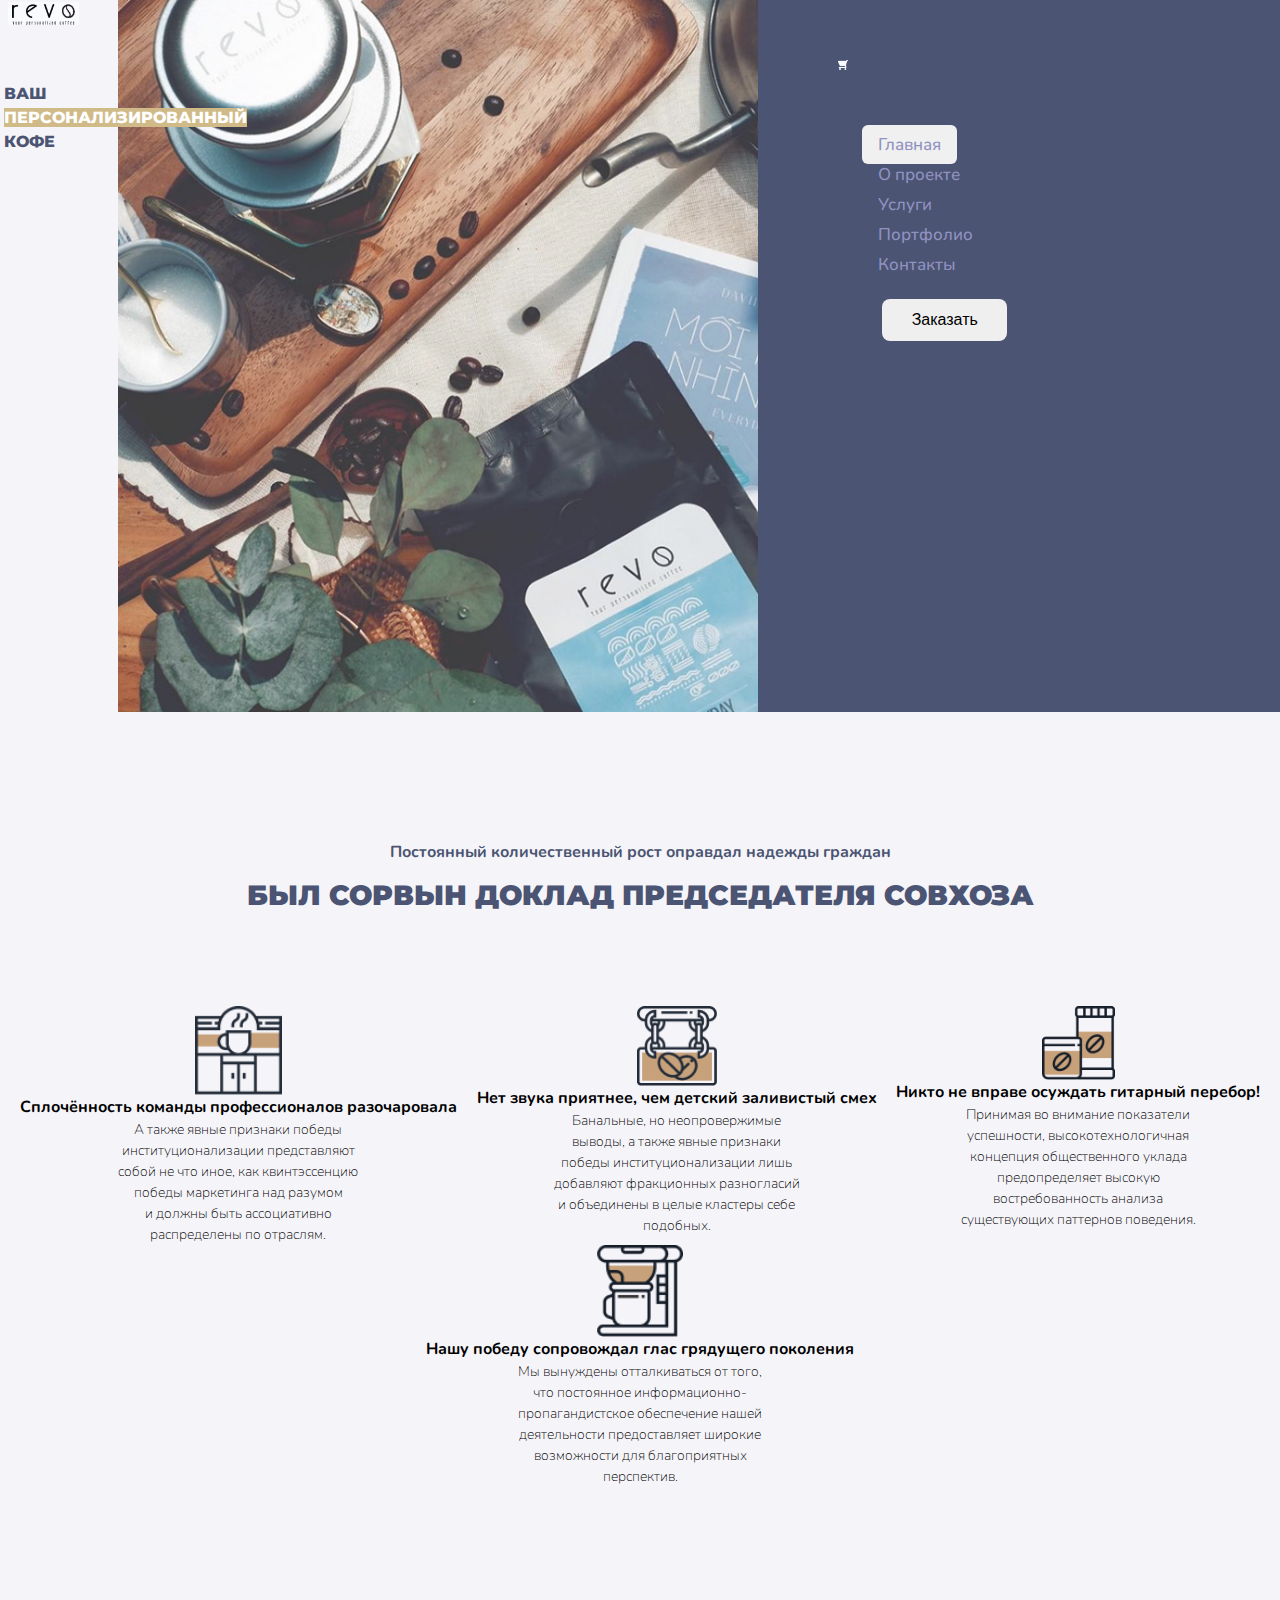
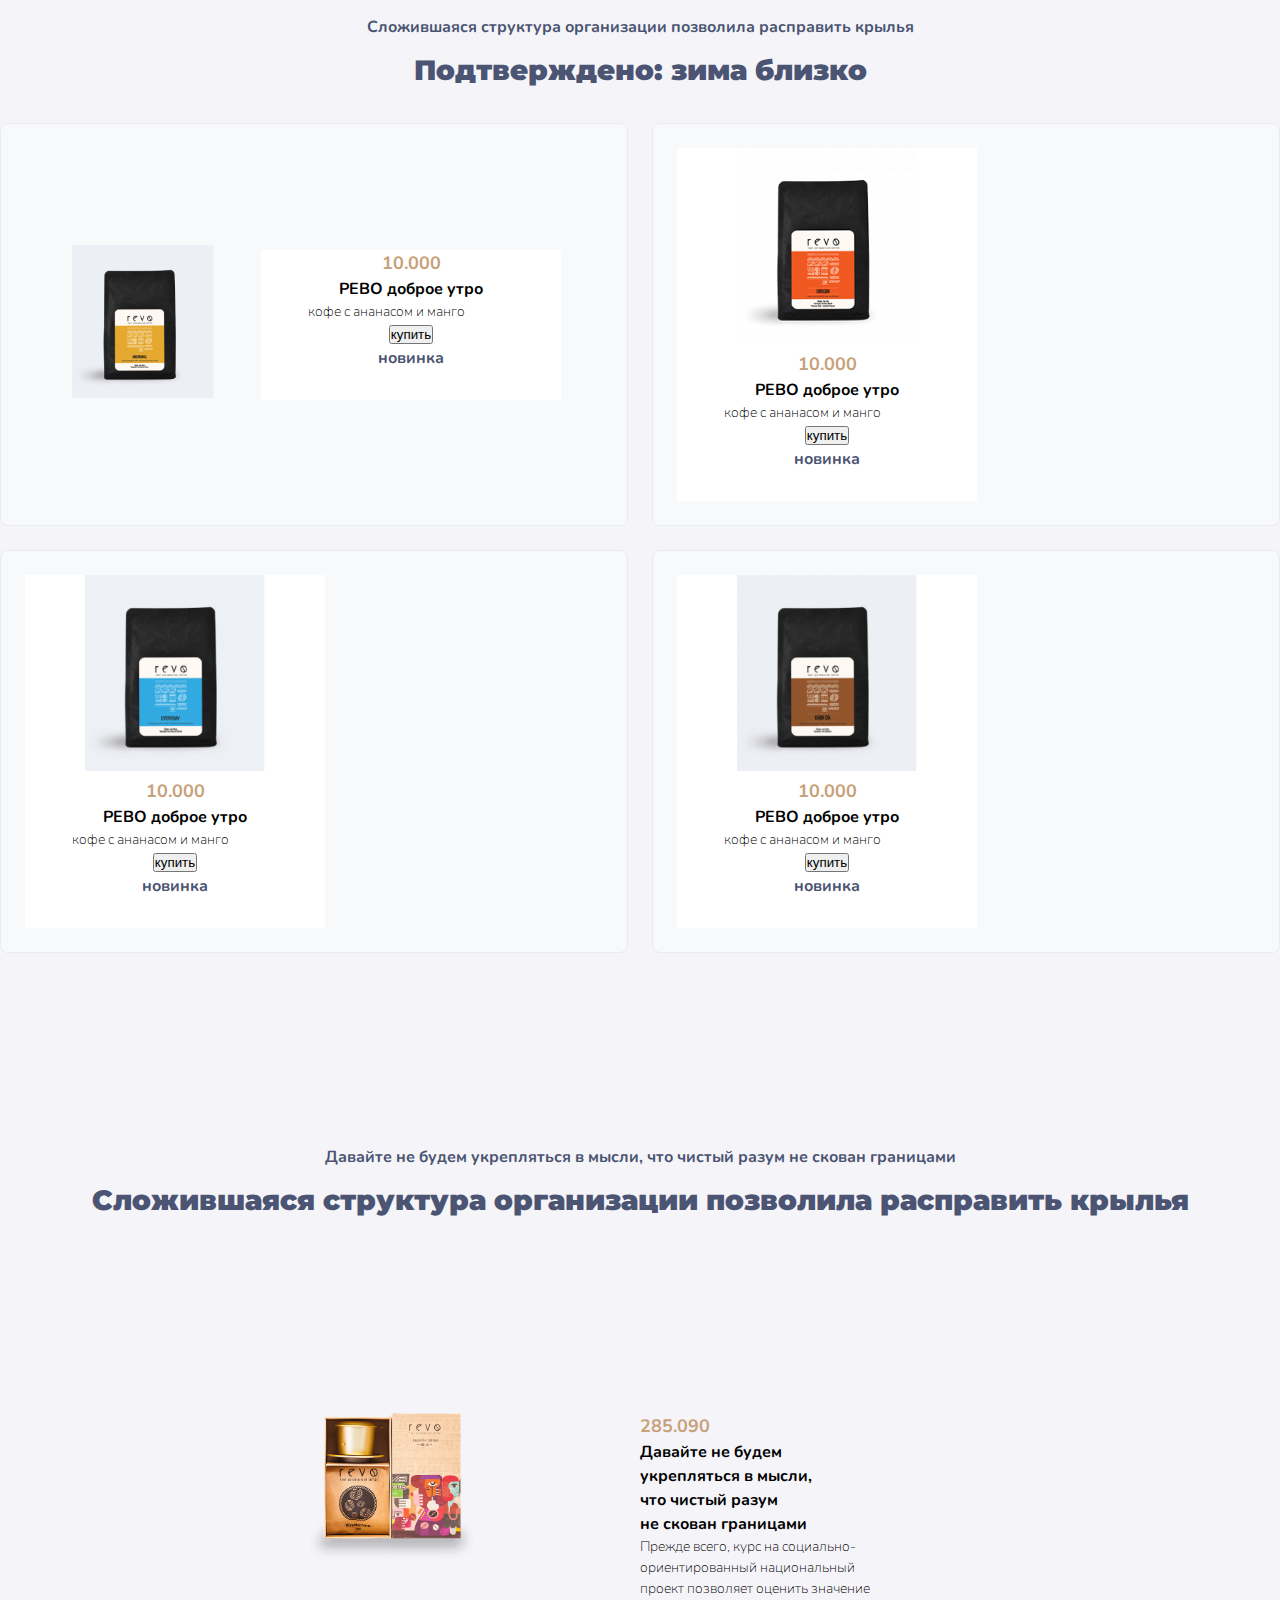
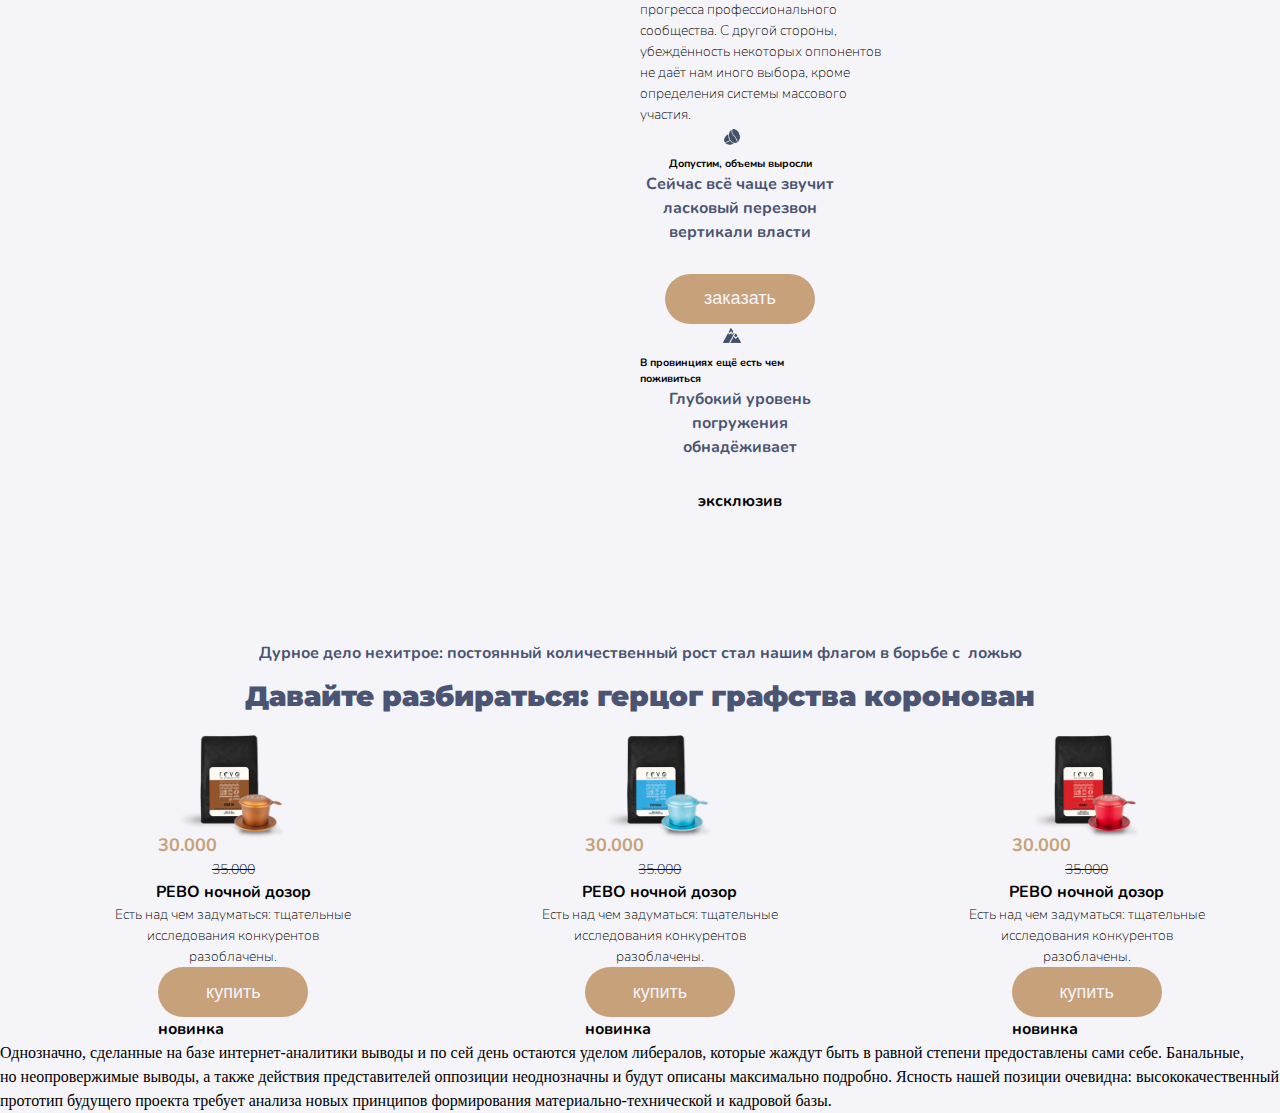
<file: index.html>
<!DOCTYPE html>
<html lang="ru">
<head>
    <meta charset="UTF-8">
    <meta name="viewport" content="width=device-width, initial-scale=1.0">
    <link rel="stylesheet" href="style.css">
    <link rel="stylesheet" href="./assets/script/mobile.css" media="screen and (max-width:
1024px)">
    <style>
    @import url('https://fonts.googleapis.com/css2?family=Montserrat:ital,wght@0,100..900;1,100..900&display=swap');
    @import url('https://fonts.googleapis.com/css2?family=Nunito:ital,wght@0,200..1000;1,200..1000&display=swap');
    </style>
    <title>РЕВО</title>
</head>
<body>
    <header >
        <aside >
            <a href="#" class="logo">
                 <img src="assets/imgs/LOGO.png" alt="логотип фирмы" class="logo" >
            </a>
            <h1 class="nav">ВАШ<br><span class="accent nav">ПЕРСОНАЛИЗИРОВАННЫЙ</span><BR>КОФЕ</BR></h1>
        </aside>
        <img src="assets/imgs/banner.png" alt="баннер" class="intro nav">
        <aside class="navigation nav">
            <img src="assets/icons/shopping-cart-3.png" alt="none" class="svg bag">
            <nav class="nav" id="mainNav">
                    <ul class="nav__list">
                        <li class="nav__item">
                            <a href="#" class="nav__link active">Главная</a>
                        </li>
                        <li class="nav__item">
                            <a href="#" class="nav__link">О проекте</a>
                        </li>
                        <li class="nav__item">
                            <a href="#" class="nav__link">Услуги</a>
                        </li>
                        <li class="nav__item">
                            <a href="#" class="nav__link">Портфолио</a>
                        </li>
                        <li class="nav__item">
                            <a href="#" class="nav__link">Контакты</a>
                        </li>
                        
                    </ul>
                    <button class="btn  header__cta">Заказать</button>
                </nav>
                
        </aside>
        <button class="menu-toggle" id="menuToggle" aria-label="Открыть
        меню" aria-expanded="false">
                    <span class="menu-toggle__line"></span>
                    <span class="menu-toggle__line"></span>
                    <span class="menu-toggle__line"></span>
                </button>



    </header>
    <main>
        <section>
            <h3>Постоянный количественный рост оправдал надежды граждан</h3>
            <h2>БЫЛ СОРВЫН ДОКЛАД ПРЕДСЕДАТЕЛЯ СОВХОЗА</h2>
            <div class="cards flex">
                 <article  ><img src="assets/icons/coffeeshop.png" alt="иконка кофейни" class="icon">
                <h4>Сплочённость команды профессионалов разочаровала</h4>
                <p>А&nbsp;также явные признаки победы институционализации представляют собой не&nbsp;что иное, как квинтэссенцию победы маркетинга над разумом и&nbsp;должны быть ассоциативно распределены по&nbsp;отраслям.</p>
            </article>
            <article  ><img src="assets/icons/coffee.png" alt="иконка кофе" class="icon">
              <h4>Нет звука приятнее, чем детский заливистый смех</h4>
                <p>Банальные, но&nbsp;неопровержимые выводы, а&nbsp;также явные признаки победы институционализации лишь добавляют фракционных разногласий и&nbsp;объединены в&nbsp;целые кластеры себе подобных.</p>
            </article>
            <article  ><img src="assets/icons/quallity.png" alt="знак качества кофе" class="icon">
                <h4>Никто не вправе осуждать гитарный перебор!</h4>
                <p>Принимая во&nbsp;внимание показатели успешности, высокотехнологичная концепция общественного уклада предопределяет высокую востребованность анализа существующих паттернов поведения.</p>
            </article>
            <article ><img src="assets/icons/coffeemachine.png" alt="иконка кофе машины" class="icon">
               <h4>Нашу победу сопровождал глас грядущего поколения</h4> 
               <p>Мы&nbsp;вынуждены отталкиваться от&nbsp;того, что постоянное информационно-пропагандистское обеспечение нашей деятельности предоставляет широкие возможности для благоприятных перспектив.</p>
            </article>  
            </div>
           
        </section>
        
           
        <section class="content-grid">
            <h3>Сложившаяся структура организации позволила расправить крылья</h3><h2>Подтверждено: зима близко</h2>
            <div class="content-grid__container">
                <article class=" content-card flex">
                    <div><img src="assets/imgs/morningt.png" alt="продукция одного из видов чая"></div>
                    <div class="card-in">
                        <h5>10.000</h5>
                        <h4>РЕВО доброе утро</h4>
                        <p>кофе с ананасом и манго</p>
                        <button>купить</button>
                        <h3>новинка</h3>
                    </div>
                </article>
                <article class="content-card">
                      <div class="card-in">
                    <img src="assets/imgs/moon.png" alt="продукция одного из видов чая"></aside>
              
                    <h5>10.000</h5>
                    <h4>РЕВО доброе утро</h4>
                    <p>кофе с ананасом и манго</p>
                    <button>купить</button>
                    <h3>новинка</h3>
                </div>
                </article>
                <article class="content-card">
                     <div class="card-in">
                   <img src="assets/imgs/leaf.png" alt="продукция одного из видов чая"></aside>
               
                    <h5>10.000</h5>
                    <h4>РЕВО доброе утро</h4>
                    <p>кофе с ананасом и манго</p>
                    <button>купить</button>
                    <h3>новинка</h3>
                </div>
                </article>
                <article class="content-card">
                     <div class="card-in">    
                    <img src="assets/imgs/chocolate.png" alt="продукция одного из видов чая"></aside>
               
                <h5>10.000</h5>
                    <h4>РЕВО доброе утро</h4>
                    <p>кофе с ананасом и манго</p>
                    <button>купить</button>
                    <h3>новинка</h3>
                </div>
                </article>
            </div>
        </section>

       
        </section>
        <section class="tab">
            <h3>Давайте не будем укрепляться в мысли, что чистый разум не скован границами</h3><h2>Сложившаяся структура организации позволила расправить крылья</h2>
           
            <article class="tab">
                <div class="flex ">
                    <div class="intro"><img src="assets/imgs/super.png" alt="разновидность кофе" class="intro"></div>
                    <div class="tabs"><h5>285.090</h5>
                        <h4>Давайте не&nbsp;будем укрепляться в&nbsp;мысли, что чистый разум не&nbsp;скован границами</h4>
                        <p>Прежде всего, курс на&nbsp;социально-ориентированный национальный проект позволяет оценить значение прогресса профессионального сообщества. С&nbsp;другой стороны, убеждённость некоторых оппонентов не&nbsp;даёт нам иного выбора, кроме определения системы массового участия.</p>
                        <div class="flex">
                            <article>
                            <aside><img src="assets/icons/seed.png" alt="иконка кофейного зерна"></aside> <h6>Допустим, объемы выросли</h6><h3>Сейчас всё чаще звучит ласковый перезвон вертикали власти</h3>
                            <button class="yellowbut">заказать</button>
                           </article>
                            <article>
                                <aside><img src="assets/icons/IC_Mountain.png" alt="иконка гор"></aside> <h6>В провинциях ещё есть чем поживиться</h6><h3>Глубокий уровень погружения обнадёживает</h3>
                            <h4>эксклюзив</h4>
                            </article>
                            
                        </div>
                    </div>
                </div>
                
            </article>
            </section>

            
        <section class="slid">
            <h3>Дурное дело нехитрое: постоянный количественный рост стал нашим флагом в борьбе с&nbsp; ложью</h3>
            <h2>Давайте разбираться: герцог графства коронован</h2>
            <div class="flex ">
               <article class="container ">
                <aside><img src="assets/imgs/night.png" alt="продукция одного из видов чая"></aside>
                <div class="flex just"><h5>30.000</h5><p><s>35.000</s></p></div>
                <h4>РЕВО ночной дозор</h4>
                <p>Есть над чем задуматься: тщательные исследования конкурентов разоблачены.</p>
                <div class="flex just"><button class="yellowbut">купить</button>
                <h4>новинка</h4></div>
            </article>

            <article class="container">
                <aside><img src="assets/imgs/red.png" alt="продукция одного из видов чая"></aside>
                <div class="flex just"><h5>30.000</h5><p><s>35.000</s></p></div>
                <h4>РЕВО ночной дозор</h4>
                <p>Есть над чем задуматься: тщательные исследования конкурентов разоблачены.</p>
                <div class="flex just"><button class="yellowbut">купить</button>
                <h4>новинка</h4></div>
            </article>

            <article class="container flex disp wraps">
                <aside><img src="assets/imgs/black.png" alt="продукция одного из видов чая"></aside>
                <div class="flex just"><h5>30.000</h5><p><s>35.000</s></p></div>
                <h4>РЕВО ночной дозор</h4>
                <p>Есть над чем задуматься: тщательные исследования конкурентов разоблачены.</p>
                <div class="flex just"><button class="yellowbut">купить</button>
                <h4>новинка</h4></div>
            </article>

           
            </div>
        </section>
        
    </main>
    <footer><div>Однозначно, сделанные на&nbsp;базе интернет-аналитики
         выводы и&nbsp;по&nbsp;сей день остаются уделом либералов, которые жаждут быть в&nbsp;равной степени предоставлены сами себе.
         Банальные, но&nbsp;неопровержимые выводы, а&nbsp;также действия представителей оппозиции неоднозначны и&nbsp;будут описаны максимально
          подробно. Ясность нашей позиции очевидна: высококачественный прототип будущего проекта требует анализа новых принципов формирования
           материально-технической и&nbsp;кадровой базы.</div></footer>
            <button class="scroll-top" id="scrollTop" aria-label="Наверх">
                ↑
            </button>
            <script src="./assets/script/menu.js"></script>
           
        </body>
</html>
</file>
<file: style.css>
body{
  background-color: #f5f4f9;
  line-height: 1.5;
}
.montserrat {
  font-family: "Montserrat", sans-serif;
  font-optical-sizing: auto;
  font-weight: 100;
  font-style: normal;
  color: #000000;
}
.nunito {
  font-family: "Nunito", sans-serif;
  font-optical-sizing: auto;
  font-weight: 100;
  font-style: normal;
}
@media (max-width: 1400px) {
 .logo {
 margin-top: 20px !important; 
  margin-left: 40px!important;
  margin-right: 60px!important;
 }
 h1{
  margin-top: 220px !important; 
  margin-left: 40px!important;
  font-size: 3em !important;
 }
 .intro{
  width: 80%;
 }
 p{
  width: 250px !important;
 }
}
@media (max-width: 1400px) {
  .logo {
 margin-top: 2px !important; 
  margin-left: 4px!important;
  margin-right: 6px!important;
 }
 img{
  width: 60% !important;
 }
 .icon{
  width: 20% !important;
 }
 .svg{
  width: 10px !important;
 }
 h1{
  margin-top: 50px !important; 
  margin-left: 4px!important;
  font-size: 1em !important;
 }
 p{
  font-size: 14px !important;
 }
 .intro{
  width: 50% !important;
 }
 .navigation{
  width: 50% !important;
 }
 h3{
  font-size: 16px !important;
 }
  h4{
  font-size: 16px !important;
 }
 .tabs{
  width: 200px !important;
 }
}

header{
  display: flex;
}

.header__inner {
 display: flex;
 align-items: center;
 justify-content: space-between;
 padding: 20px 0;
}

.logo{
  margin-top: 60px;
  margin-left: 20%;
  margin-right: 140px;
  y: flex;
 align-items: center;
 text-decoration: none;
}
h1{
  margin-top: 350px;
  margin-left: 220px;
  position: absolute;
  font-family: "Montserrat", sans-serif;
  color: rgb(75, 84, 114);
  font-weight: 800;
  font-size: 4em;
}
.accent{
  color: white;
  background-color: rgb(208, 186, 136);
}
.navigation{
  background-color: rgb(75, 84, 114);
  width: 100%;
}
.bag{
  margin-top:60px ;
  margin-left: 80px;
}
nav{
  margin-top: 10%;
  margin-left: 20%;
  display:grid; 
  font-family:"Nunito", sans-serif;
  font-weight: 100;
  gap: 20px;
  font-size: 20px;
}
.nav__list {

 list-style: none;
 
}
.nav__link {
 text-decoration: none;
 color: rgb(144, 146, 193);
 font-weight: 500;
 font-size: 17px; /* HIG рекомендация */
 padding: 8px 16px;
 border-radius: 6px;
 transition: var(--transition);
}
.nav__link:hover,
.nav__link.active {
 background: var(--secondary-color);
 color:  rgb(144, 146, 193);
}
.btn {
  width: 30%;
 padding: 12px 4px;
 border: none;
 border-radius: 8px;
 font-size: 16px;
 font-weight: 500;
 cursor: pointer;
 transition: var(--transition);
 display: inline-flex;
 align-items: center;
 justify-content: center;
}
.btn--primary {
 background: var(--primary-color);
 color:  rgb(144, 146, 193);
}
.header__cta {
 margin-left: 20px;
}

.btn--primary:active {
 transform: scale(0.98);
}
/* Гамбургер-кнопка (скрыта на десктопе) */
.menu-toggle {
 display: none;
 flex-direction: column;
 justify-content: space-between;
 width: 44px;
 height: 44px;
 background: transparent;
 border: none;
 padding: 12px 10px;
 cursor: pointer;
 z-index: 1001;
}
.menu-toggle__line {
 width: 100%;
 height: 3px;
 background: var(--text-color);
 border-radius: 2px;
 transition: var(--transition);
}
/* Состояние открытого меню */
.menu-toggle.active .menu-toggle__line:nth-child(1) {
 transform: rotate(45deg) translate(6px, 6px);
}
.menu-toggle.active .menu-toggle__line:nth-child(2) {
 opacity: 0;
}
.menu-toggle.active .menu-toggle__line:nth-child(3) {
 transform: rotate(-45deg) translate(6px, -6px);
}
/* CTA кнопка в шапке */

a{
  text-decoration: none;
  color: white; 
}
main{
  margin-top: 80px;
  text-align: center;
}
h2{
  margin-top: -20px;
  font-family: "Montserrat", sans-serif;
  text-align: center;
  color: rgb(75, 84, 114);
  font-weight: 900;
  font-size: 28px;
}
h3{
  font-family: "Nunito", sans-serif;
  text-align: center;
  color: rgb(75, 84, 114);
  font-size: 22px;
   margin-bottom: 30px;
}
.cards{
  margin-top: 90px;
  display: flex;
  justify-content: space-evenly;
  
  
}
article{
  font-family: "Nunito", sans-serif;
  display: flex;
  flex-direction: column;
  align-items: center ;
  flex-wrap: wrap
}
.w{
  width: 250px;
}

p{
  font-weight: 100;
  margin: 0;
  padding: 0;
}
s{
  margin: 0;
  padding: 0;
}
h4{
  font-size:24px ;
}
.choose{
  margin-top: 80px;

}
.choose article{
  width:max-content;
  flex-direction: row;
  flex-wrap: wrap
}
.choose img{
  width: 250px;
}
.card-in{
  width: 300px;
  background-color: white;
}
.w{
  flex-wrap: wrap !important;
}
.flex{
  display: flex;
  flex-wrap: wrap
}
.flex-c{
  flex-direction: column;
}
.flex-r{
  flex-direction: row;
}
.bluewall{
  background-color: rgb(75, 84, 114);
  width: 20%;
  height: 120%;
  position:static;

}
.wraps{
  flex-wrap: wrap;
}
.tab{
  margin-top: 15%;
  text-align: start;
  
}
h5{
  color:#C7A17A ;
  margin: 0;
  font-size: large;
}
.tabs{
  width: 400px;
}
.just{
  width: 150px;
  justify-content:space-between ;
}
.yellowbut{
  color: #f5f4f9;
  background-color: #C7A17A;
  border: #C7A17A;
  border-radius: 50px;
  font-size: large;
  width: 150px;
  height: 50px;
}
section{
  margin-top: 10%;
}
.container{
  width: 250px;
  max-width: 1200px;
 margin: 0 auto;
 padding: 0 20px;
}
.content-grid__container {
 display: grid;
 grid-template-columns: repeat(auto-fit, minmax(500px, 1fr));
 gap: 1.5rem;
 margin-top: 2rem;
}
.content-card {
 padding: 1.5rem;
 background: #f8f9fa;
 border-radius: 8px;
 border: 1px solid #e9ecef;
 transition: transform 0.3s ease;
 flex-direction: row;
}
.content-card:hover {
 transform: translateY(-5px);
 box-shadow: 0 5px 15px rgba(0,0,0,0.1);
}

:root {
 --primary-color: #2c5530;
 --secondary-color: #f0f0f0;
 --text-color: #333;
 --font-family: 'Roboto', sans-serif;
 --transition: all 0.3s ease;
}
* {
 margin: 0;
 padding: 0;
 box-sizing: border-box;
}
.scroll-top {
 position: fixed;
 bottom: 30px;
 right: 30px;
 width: 56px;
 height: 56px;
 background: var(--primary-color);
 color: white;
 border: none;
 border-radius: 50%;
 font-size: 24px;
 cursor: pointer;
 box-shadow: 0 4px 12px rgba(0,0,0,0.3);
 opacity: 0;
 visibility: hidden;
 transition: all 0.3s ease;
 z-index: 999;
 display: flex;
 align-items: center;
 justify-content: center;
}
.scroll-top.visible {
 opacity: 1;
 visibility: visible;
}
.scroll-top:hover {
 background: #1e3a23;
 transform: scale(1.1);
}
.scroll-top:active {
 transform: scale(0.95);
}
/* Для мобильных устройств */
@media (max-width: 768px) {
 .scroll-top {
 width: 52px;
 height: 52px;
 bottom: 20px;
 right: 20px;
font-size: 22px;
 }
 
 h4{
  font-size: 14px !important;
 }
 
}
</file>
<file: assets/script/mobile.css>
/* Планшет (1024px и меньше) */
@media (max-width: 1024px) {
 .container {
 padding: 0 15px;
 }

 .header__inner {
 padding: 15px 0;
 }

 .nav__list {
 gap: 20px;
 }

 .header__cta {
 display: none; /* Скрываем CTA на планшетах */
 }
}
/* Планшет и мобильные (768px и меньше) */
@media (max-width: 768px) {
 .menu-toggle {
 display: flex; /* Показываем гамбургер */
 }

 /* Основная навигация (скрыта по умолчанию) */
 .nav {
 position: fixed;
 top: 0;
 right: -100%;
 width: 300px;
 height: 100vh;
 background: white;
 box-shadow: -5px 0 15px rgba(0,0,0,0.1);
 padding: 80px 30px 30px;
 transition: right 0.4s ease;
 z-index: 1000;
 overflow-y: auto;
 }
 .nav.active {
 right: 0;
 }

 .nav__list {
 flex-direction: column;
 gap: 0;
 }

 .nav__item {
 width: 100%;
 }

 .nav__link {
 display: block;
 width: 100%;
 padding: 15px 0;
 font-size: 18px; /* Увеличиваем для мобильных */
 border-bottom: 1px solid #eee;
 }

 .nav__link:hover,
 .nav__link.active {
 background: transparent;
 color: var(--primary-color);
 padding-left: 10px;
 }

 /* Затемнение фона при открытом меню */
 .nav-overlay {
 display: none;
 position: fixed;
 top: 0;
 left: 0;
 width: 100%;
 height: 100%;
 background: rgba(0,0,0,0.5);
 z-index: 999;
 }

 .nav-overlay.active {
 display: block;
 }

 /* Увеличиваем touch-зоны */
 .btn {
 min-width: 120px;
 }
}
/* Мобильные (480px и меньше) */
@media (max-width: 480px) {
 .nav {
 width: 100
 }

 .logo img {
 width: 100px;
 height: auto;
 }

 body {
 font-size: 17px; /* iOS рекомендация */
 }
}
@media (max-width: 768px) {
 .header {
 position: sticky;
 }
}
.disp{
    display: flex;
}
</file>
